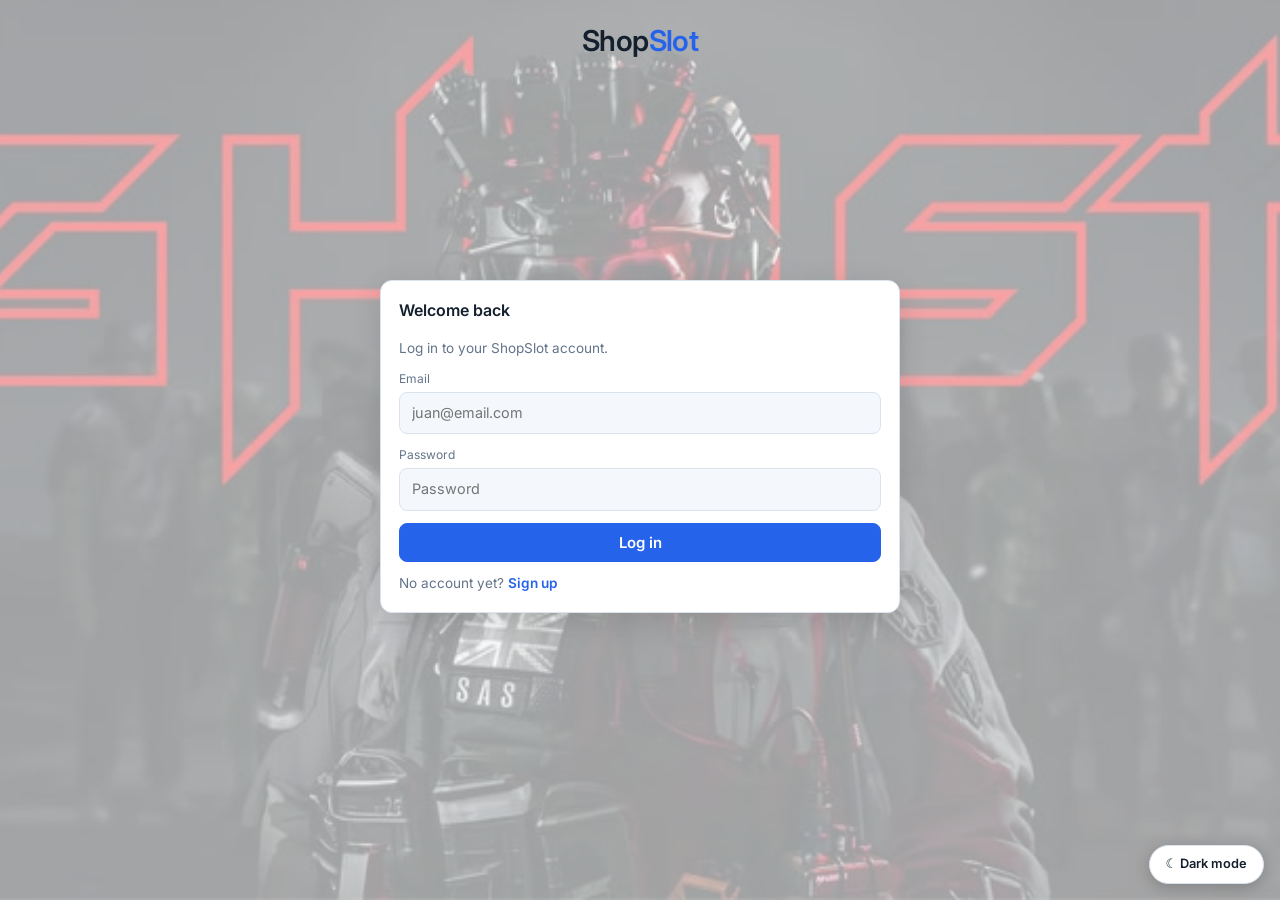
<file: shopslot/files/index.html>
<!DOCTYPE html>
<html lang="en">
<head>
<meta charset="utf-8">
<meta name="viewport" content="width=device-width, initial-scale=1">
<title>ShopSlot</title>
<link rel="preconnect" href="https://fonts.googleapis.com">
<link rel="preconnect" href="https://fonts.gstatic.com" crossorigin>
<link href="https://fonts.googleapis.com/css2?family=Inter:wght@400;600&display=swap" rel="stylesheet">
<script>
  /* Apply the saved theme (or the device setting) before the page paints, so there is no flash. */
  try {
    var t = localStorage.getItem('shopslot:theme') || (matchMedia('(prefers-color-scheme: dark)').matches ? 'dark' : 'light');
    document.documentElement.setAttribute('data-theme', t);
  } catch (e) { document.documentElement.setAttribute('data-theme', 'light'); }
</script>
<link rel="stylesheet" href="css/style.css">
</head>
<body>
<header class="top">
  <h1 class="brand">Shop<span>Slot</span></h1>
  <div id="userbox" class="userbox" hidden>
    <b id="uname"></b><span id="urole" class="pill"></span><button id="logout" type="button">Log out</button>
  </div>
</header>
<div id="tabs" class="tabs" hidden><button class="p" id="tabBtn" type="button"></button></div>

<main>
  <!-- AUTH: guests only -->
  <section id="auth">
    <form id="loginForm" class="card auth">
      <h2>Welcome back</h2>
      <p class="sub">Log in to your ShopSlot account.</p>
      <label>Email<input id="lEmail" type="email" placeholder="juan@email.com" required></label>
      <label>Password<input id="lPass" type="password" placeholder="Password" required></label>
      <button class="p wide" type="submit">Log in</button>
      <p class="sub">No account yet? <a href="#" id="toSignup">Sign up</a></p>
    </form>

    <form id="signupForm" class="card auth" hidden>
      <h2>Create your account</h2>
      <p class="sub">Sign up to reserve a PC at the shop.</p>
      <label>Full name<input id="sName" placeholder="Juan Dela Cruz" required maxlength="50"></label>
      <label>Email<input id="sEmail" type="email" placeholder="juan@email.com" required></label>
      <label>Password<input id="sPass" type="password" minlength="6" placeholder="At least 6 characters" required></label>
      <label>Confirm password<input id="sPass2" type="password" placeholder="Repeat password" required></label>
      <span class="lbl">Account type</span>
      <div class="types">
        <label class="type"><input type="radio" name="sRole" value="regular" checked><b>Regular</b><small>Up to 2 slots per day. Standard PCs.</small></label>
        <label class="type"><input type="radio" name="sRole" value="vip"><b>VIP</b><small>Up to 4 slots per day. Access to VIP-only PCs.</small></label>
      </div>
      <button class="p wide" type="submit">Create account</button>
      <p class="sub">Already have an account? <a href="#" id="toLogin">Log in</a></p>
      <p class="sub">Admin accounts are created by the shop owner, not through sign up.</p>
    </form>
    <div id="authMsg" class="authmsg"></div>
  </section>

  <!-- CUSTOMER VIEW: Regular and VIP users only -->
  <section id="reserve" hidden>
    <div class="card">
      <h2>Availability grid</h2>
      <p class="sub">Pick a computer shop. The number shows free PCs at the time slot you selected below. If a shop is full, choose another one.</p>
      <div id="shops" class="shops"></div>
      <div id="fullMsg"></div>
      <div class="bar">
        <label>Computer shop<select id="rBranch"></select></label>
        <label>Date<input type="date" id="rDate"></label>
        <button id="prevDay" type="button">&larr;</button>
        <button id="nextDay" type="button">&rarr;</button>
      </div>
      <div class="wrap"><table id="grid"></table></div>
      <p class="legend"><span class="ok">Green: free (click to pick)</span><span class="bad">Red: booked</span><span class="warn">Yellow: PC under maintenance</span><span>Gray: VIP-only PC (upgrade to book)</span></p>
    </div>
    <div class="cols">
      <div class="card stack">
        <h2>Book a slot</h2>
        <label>Customer<input id="rCust" readonly></label>
        <div class="two">
          <label>PC<select id="rPc"></select></label>
          <label>Time slot<select id="rSlot"></select></label>
        </div>
        <button class="p" id="book" type="button">Reserve</button>
        <div id="rMsg"></div>
        <p class="note">Regular: up to 2 slots per day. VIP: up to 4 slots per day and access to VIP-only PCs.</p>
      </div>
      <div class="card">
        <h2>My reservations</h2>
        <div id="mine"></div>
      </div>
    </div>
  </section>

  <!-- ADMIN VIEW: admin users only -->
  <section id="admin" hidden>
    <div class="notice">Admin only: this tab is hidden from Regular and VIP customers. Admin accounts cannot make reservations.</div>
    <div class="card">
      <h2>Computer shops</h2>
      <div class="bar">
        <label>Computer shop<select id="aBranch"></select></label>
        <button class="d" id="delBranch" type="button">Delete shop</button>
        <label>New shop<input id="bName" maxlength="40" placeholder="Shop name"></label>
        <button id="addBranch" type="button">Add shop</button>
      </div>
    </div>
    <div class="card">
      <h2>Reservations</h2>
      <p class="sub">Customers who booked a PC in the selected shop on the selected date. Admins can view and cancel bookings, but cannot make them.</p>
      <div class="bar"><label>Date<input type="date" id="aDate"></label></div>
      <div id="aRes"></div>
    </div>
    <div class="card">
      <h2 id="aTitle">Add a PC</h2>
      <div class="four">
        <label>PC name<input id="aName" maxlength="20" placeholder="PC-07"></label>
        <label>Specs<input id="aSpecs" maxlength="60" placeholder="i7, 32GB RAM, RTX 4060"></label>
        <label>Type<select id="aType"><option>Standard</option><option>VIP</option></select></label>
        <label>Status<select id="aStatus"><option>Available</option><option>Maintenance</option></select></label>
      </div>
      <div class="bar"><button class="p" id="aSave" type="button">Add PC</button><button id="aCancel" type="button" hidden>Cancel</button></div>
      <div id="aMsg"></div>
    </div>
    <div class="card"><h2>PCs in this shop</h2><div id="pcList"></div></div>
  </section>
</main>

<button id="themeBtn" class="theme" type="button" aria-label="Switch between light and dark mode"></button>

<script src="js/api.js"></script>
<script src="js/app.js"></script>
</body>
</html>
</file>
<file: shopslot/files/css/style.css>
:root {
  color-scheme: light;
  --bgop: .35;
  --bg: #f4f7fb;
  --card: #fff;
  --ink: #14202e;
  --mute: #64748b;
  --line: #dbe3ee;
  --acc: #2563eb;
  --accbg: #dbeafe;
  --accink: #fff;
  --ok: #15803d;
  --okbg: #dcfce7;
  --bad: #b91c1c;
  --badbg: #fee2e2;
  --warn: #a16207;
  --warnbg: #fef3c7;
  --lock: #e9eef5;
  --adm: #6d28d9;
  --admbg: #ede9fe;
}

/* Dark mode: switched by the toggle button (sets data-theme on the page). */
:root[data-theme="dark"] {
  color-scheme: dark;
  --bgop: .45;
  --bg: #0e1621;
  --card: #16212f;
  --ink: #e6edf6;
  --mute: #94a3b8;
  --line: #263548;
  --acc: #60a5fa;
  --accbg: #1e3a5f;
  --accink: #0e1621;
  --ok: #86efac;
  --okbg: #14352a;
  --bad: #fca5a5;
  --badbg: #3b1a1a;
  --warn: #fcd34d;
  --warnbg: #3a2f12;
  --lock: #1f2c3d;
  --adm: #c4b5fd;
  --admbg: #2e2350;
}

* {
  box-sizing: border-box;
}

[hidden] {
  display: none !important;
}

/* Background image. Change --bgop (0 = invisible, 1 = fully visible) to adjust transparency. */
body::before {
  content: '';
  position: fixed;
  inset: 0;
  z-index: -1;
  pointer-events: none;
  background: url('../img/bg.jpg') center/cover no-repeat;
  opacity: var(--bgop);
}

body {
  margin: 0;
  background: var(--bg);
  color: var(--ink);
  font: 15px/1.45 'Inter', system-ui, -apple-system, 'Segoe UI', Roboto, sans-serif;
}

.top,
.tabs,
main {
  max-width: 1000px;
  margin: 0 auto;
  padding-left: 16px;
  padding-right: 16px;
}

.top {
  padding-top: 20px;
  display: flex;
  justify-content: space-between;
  align-items: center;
  gap: 10px;
  flex-wrap: wrap;
}

.tabs {
  margin-top: 12px;
}

main {
  padding-top: 16px;
  padding-bottom: 72px;
}

.brand {
  margin: 0;
  font-size: 1.8rem;
  font-weight: 600;
  letter-spacing: -.02em;
}

.brand span {
  color: var(--acc);
}

.userbox {
  display: flex;
  align-items: center;
  gap: 8px;
}

h2 {
  font-size: 1rem;
  font-weight: 600;
  margin: 0 0 4px;
}

button,
input,
select {
  font: inherit;
  color: inherit;
}

button {
  cursor: pointer;
  border: 1px solid var(--line);
  background: var(--card);
  border-radius: 8px;
  padding: 8px 16px;
  font-weight: 600;
}

button.p {
  background: var(--acc);
  color: var(--accink);
  border-color: var(--acc);
}

button.d {
  color: var(--bad);
}

button.wide {
  width: 100%;
}

/* Light / dark mode toggle: floats at the bottom-right of every page */
.theme {
  position: fixed;
  right: 16px;
  bottom: 16px;
  z-index: 5;
  border-radius: 99px;
  padding: 9px 16px;
  font-size: .8rem;
  box-shadow: 0 4px 16px rgba(0, 0, 0, .2);
}

a {
  color: var(--acc);
  font-weight: 600;
  text-decoration: none;
}

.card {
  box-shadow: 0 8px 30px rgba(0, 0, 0, .12);
  background: var(--card);
  border: 1px solid var(--line);
  border-radius: 12px;
  padding: 18px;
  margin-bottom: 14px;
  display: grid;
  gap: 12px;
  align-content: start;
}

.auth {
  width: 100%;
  max-width: 520px;
  margin: 0;
}

#auth {
  display: flex;
  flex-direction: column;
  align-items: center;
  justify-content: center;
  gap: 12px;
  min-height: calc(100vh - 150px);
}

.top:has(#userbox[hidden]) {
  justify-content: center;
}

.sub {
  margin: 0;
  color: var(--mute);
  font-size: .85rem;
}

.note {
  margin: 0;
  color: var(--mute);
  font-size: .8rem;
}

.card > .note {
  background: var(--bg);
  border-radius: 8px;
  padding: 10px 12px;
}

.stack .note {
  background: none;
  padding: 0;
}

.lbl {
  font-size: .75rem;
  color: var(--mute);
  margin-bottom: -6px;
}

label {
  display: flex;
  flex-direction: column;
  font-size: .75rem;
  color: var(--mute);
  gap: 4px;
}

input,
select {
  padding: 10px 12px;
  border: 1px solid var(--line);
  border-radius: 8px;
  background: var(--bg);
  font-size: .9rem;
}

input[readonly] {
  opacity: .85;
}

.types {
  display: grid;
  grid-template-columns: 1fr 1fr;
  gap: 10px;
}

.type {
  position: relative;
  flex-direction: column;
  gap: 4px;
  border: 1px solid var(--line);
  background: var(--bg);
  border-radius: 10px;
  padding: 12px;
  color: var(--ink);
  cursor: pointer;
}

.type input {
  position: absolute;
  opacity: 0;
  inset: 0;
  cursor: pointer;
}

.type small {
  color: var(--mute);
  font-size: .75rem;
}

.type:has(input:checked) {
  border: 2px solid var(--acc);
  background: var(--accbg);
  padding: 11px;
}

.type:has(input:checked) b {
  color: var(--acc);
}

.bar {
  display: flex;
  gap: 10px;
  flex-wrap: wrap;
  align-items: end;
}

.two {
  display: grid;
  grid-template-columns: 1fr 1fr;
  gap: 12px;
}

.four {
  display: grid;
  grid-template-columns: repeat(auto-fit, minmax(170px, 1fr));
  gap: 12px;
}

.cols {
  display: grid;
  grid-template-columns: repeat(auto-fit, minmax(320px, 1fr));
  gap: 14px;
  align-items: start;
}

.cols .card {
  margin: 0;
}

.wrap {
  overflow-x: auto;
}

table {
  border-collapse: separate;
  border-spacing: 4px;
  width: 100%;
  min-width: 700px;
}

th {
  font-size: .72rem;
  color: var(--mute);
  font-weight: 600;
}

th.l,
td.l {
  text-align: left;
  white-space: nowrap;
  padding-right: 10px;
  font-size: .78rem;
}

td.l.vipname {
  color: var(--warn);
}

td.c {
  height: 36px;
  border-radius: 6px;
  text-align: center;
  font-size: .72rem;
}

.free {
  background: var(--okbg);
  color: var(--ok);
  cursor: pointer;
  font-weight: 600;
}

.free:hover,
.sel {
  outline: 2px solid var(--acc);
}

.busy {
  background: var(--badbg);
  color: var(--bad);
}

.off {
  background: var(--warnbg);
  color: var(--warn);
}

.lock {
  background: var(--lock);
  color: var(--mute);
}

.legend {
  display: flex;
  gap: 16px;
  flex-wrap: wrap;
  font-size: .75rem;
  color: var(--mute);
  margin: 0;
}

.legend .ok {
  color: var(--ok);
}

.legend .bad {
  color: var(--bad);
}

.legend .warn {
  color: var(--warn);
}

.msg {
  padding: 8px 12px;
  border-radius: 8px;
  font-size: .85rem;
}

.msg.ok {
  background: var(--okbg);
  color: var(--ok);
}

.msg.err {
  background: var(--badbg);
  color: var(--bad);
}

.authmsg {
  width: 100%;
  max-width: 520px;
}

.notice {
  background: var(--admbg);
  color: var(--adm);
  border-radius: 8px;
  padding: 10px 14px;
  margin-bottom: 14px;
  font-size: .85rem;
}

.item {
  display: flex;
  justify-content: space-between;
  gap: 10px;
  align-items: center;
  padding: 10px 12px;
  background: var(--bg);
  border-radius: 8px;
  margin-top: 8px;
  flex-wrap: wrap;
}

.item b {
  font-size: .9rem;
}

.meta {
  color: var(--mute);
  font-size: .75rem;
}

.pill {
  font-size: .72rem;
  font-weight: 600;
  padding: 3px 10px;
  border-radius: 99px;
  background: var(--lock);
  color: var(--mute);
}

.pill.regular {
  background: var(--accbg);
  color: var(--acc);
}

.pill.vip {
  background: var(--warnbg);
  color: var(--warn);
}

.pill.admin {
  background: var(--admbg);
  color: var(--adm);
}

.pill.okp {
  background: var(--okbg);
  color: var(--ok);
}

.pill.warn {
  background: var(--warnbg);
  color: var(--warn);
}

.shops {
  display: flex;
  gap: 8px;
  flex-wrap: wrap;
}

.shop {
  display: flex;
  flex-direction: column;
  align-items: flex-start;
  gap: 2px;
  padding: 9px 14px;
  border-radius: 10px;
  text-align: left;
}

.shop small {
  font-weight: 600;
  font-size: .72rem;
  color: var(--ok);
}

.shop.full small {
  color: var(--bad);
}

.shop.on {
  border: 2px solid var(--acc);
  background: var(--accbg);
  padding: 8px 13px;
}

.banner {
  background: var(--warnbg);
  color: var(--warn);
  border-radius: 8px;
  padding: 10px 12px;
  font-size: .85rem;
  display: flex;
  gap: 8px;
  flex-wrap: wrap;
  align-items: center;
}

.banner button {
  padding: 5px 10px;
  font-size: .8rem;
  color: var(--ink);
}

@media (max-width: 560px) {
  .types,
  .two {
    grid-template-columns: 1fr;
  }
}
</file>
